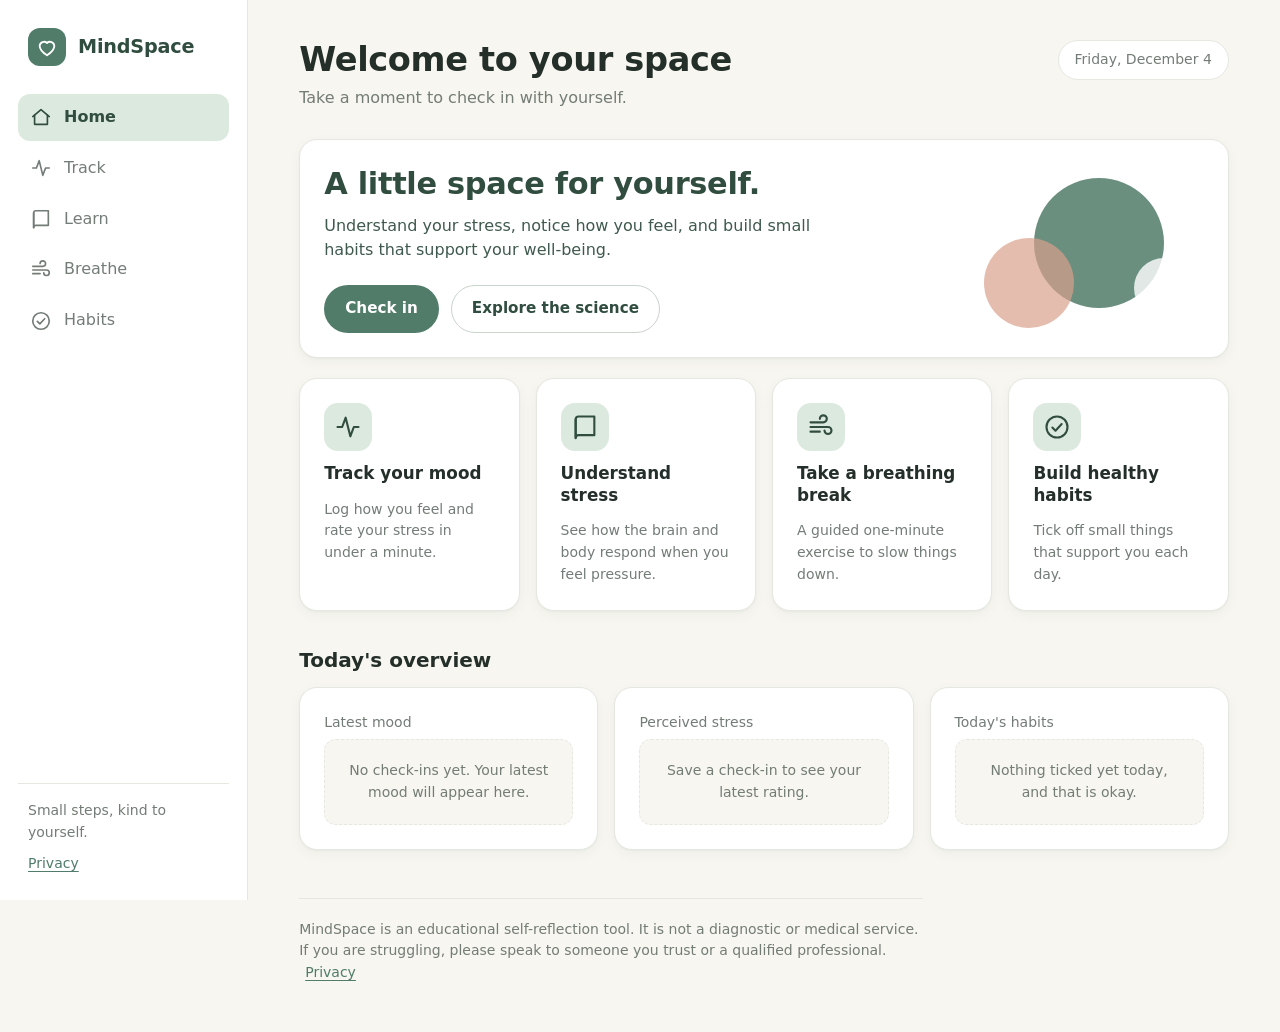
<file: index.html>
<!DOCTYPE html>
<html lang="en">
<head>
  <meta charset="UTF-8">
  <meta name="viewport" content="width=device-width, initial-scale=1">
  <title>MindSpace – Student well-being</title>
  <meta name="description" content="MindSpace: an educational self-reflection tool for understanding stress and building small habits.">
  <!-- ROOT CAUSE CHECK: this path must match the real file name exactly (style.css, same folder as index.html) -->
  <link rel="icon" href="data:image/svg+xml,%3Csvg xmlns='http://www.w3.org/2000/svg' viewBox='0 0 24 24'%3E%3Crect width='24' height='24' rx='6' fill='%23507C69'/%3E%3Ccircle cx='12' cy='12' r='5' fill='%23DCE9DF'/%3E%3C/svg%3E">
  <link rel="stylesheet" href="style.css">
</head>
<body>
  <a class="skip-link" href="#main">Skip to content</a>

  <div class="app">
    <!-- ============ DESKTOP SIDEBAR ============ -->
    <aside class="sidebar" aria-label="Primary">
      <div class="brand">
        <span class="brand-mark" aria-hidden="true">
          <svg viewBox="0 0 24 24" width="22" height="22" fill="none" stroke="currentColor" stroke-width="2" stroke-linecap="round" stroke-linejoin="round"><path d="M12 21c-4.5-3-8-6.2-8-10.2A4.8 4.8 0 0 1 12 7.6a4.8 4.8 0 0 1 8 3.2C20 14.800 16.500 18 12 21Z"/></svg>
        </span>
        <span class="brand-name">MindSpace</span>
      </div>

      <nav class="nav" aria-label="Sections">
        <button class="nav-item" data-nav="home" type="button">
          <svg class="icon" viewBox="0 0 24 24" aria-hidden="true"><path d="M3 11.500 12 4l9 7.500"/><path d="M5 10v10h14V10"/></svg>
          <span>Home</span>
        </button>
        <button class="nav-item" data-nav="track" type="button">
          <svg class="icon" viewBox="0 0 24 24" aria-hidden="true"><path d="M3 12h4l3-8 4 16 3-8h4"/></svg>
          <span>Track</span>
        </button>
        <button class="nav-item" data-nav="learn" type="button">
          <svg class="icon" viewBox="0 0 24 24" aria-hidden="true"><path d="M4 5.500A2.500 2.500 0 0 1 6.500 3H20v16H6.500A2.500 2.500 0 0 0 4 21.500Z"/><path d="M4 5.500v16"/></svg>
          <span>Learn</span>
        </button>
        <button class="nav-item" data-nav="breathe" type="button">
          <svg class="icon" viewBox="0 0 24 24" aria-hidden="true"><path d="M3 8h11a3 3 0 1 0-3-3"/><path d="M3 12h15a3 3 0 1 1-3 3"/><path d="M3 16h8"/></svg>
          <span>Breathe</span>
        </button>
        <button class="nav-item" data-nav="habits" type="button">
          <svg class="icon" viewBox="0 0 24 24" aria-hidden="true"><circle cx="12" cy="12" r="9"/><path d="m8 12.500 2.700 2.700L16 9.500"/></svg>
          <span>Habits</span>
        </button>
      </nav>

      <div class="sidebar-foot">
        <p class="tagline">Small steps, kind to yourself.</p>
        <button class="link-btn" type="button" data-open-privacy>Privacy</button>
      </div>
    </aside>

    <!-- ============ MAIN ============ -->
    <main id="main" class="main" tabindex="-1">

      <!-- HOME -->
      <section class="view" id="view-home" data-view="home" aria-labelledby="h-home">
        <header class="page-head">
          <div>
            <h1 id="h-home">Welcome to your space</h1>
            <p class="muted">Take a moment to check in with yourself.</p>
          </div>
          <time class="date-pill" id="today-date"></time>
        </header>

        <div class="card welcome">
          <div class="welcome-text">
            <h2>A little space for yourself.</h2>
            <p>Understand your stress, notice how you feel, and build small habits that support your well-being.</p>
            <div class="btn-row">
              <button class="btn btn-primary" type="button" data-go="track">Check in</button>
              <button class="btn btn-secondary" type="button" data-go="learn">Explore the science</button>
            </div>
          </div>
          <div class="welcome-art" aria-hidden="true">
            <span class="orb orb-1"></span><span class="orb orb-2"></span><span class="orb orb-3"></span>
          </div>
        </div>

        <div class="grid-4">
          <button class="card feature" type="button" data-go="track">
            <span class="feature-icon"><svg class="icon icon-lg" viewBox="0 0 24 24" aria-hidden="true"><path d="M3 12h4l3-8 4 16 3-8h4"/></svg></span>
            <h3>Track your mood</h3>
            <p>Log how you feel and rate your stress in under a minute.</p>
          </button>
          <button class="card feature" type="button" data-go="learn">
            <span class="feature-icon"><svg class="icon icon-lg" viewBox="0 0 24 24" aria-hidden="true"><path d="M4 5.500A2.500 2.500 0 0 1 6.500 3H20v16H6.500A2.500 2.500 0 0 0 4 21.500Z"/><path d="M4 5.500v16"/></svg></span>
            <h3>Understand stress</h3>
            <p>See how the brain and body respond when you feel pressure.</p>
          </button>
          <button class="card feature" type="button" data-go="breathe">
            <span class="feature-icon"><svg class="icon icon-lg" viewBox="0 0 24 24" aria-hidden="true"><path d="M3 8h11a3 3 0 1 0-3-3"/><path d="M3 12h15a3 3 0 1 1-3 3"/><path d="M3 16h8"/></svg></span>
            <h3>Take a breathing break</h3>
            <p>A guided one-minute exercise to slow things down.</p>
          </button>
          <button class="card feature" type="button" data-go="habits">
            <span class="feature-icon"><svg class="icon icon-lg" viewBox="0 0 24 24" aria-hidden="true"><circle cx="12" cy="12" r="9"/><path d="m8 12.500 2.700 2.700L16 9.500"/></svg></span>
            <h3>Build healthy habits</h3>
            <p>Tick off small things that support you each day.</p>
          </button>
        </div>

        <h2 class="section-title">Today's overview</h2>
        <div class="grid-3" id="overview"></div>
      </section>

      <!-- TRACK -->
      <section class="view" id="view-track" data-view="track" aria-labelledby="h-track" hidden>
        <header class="page-head">
          <div>
            <h1 id="h-track">Track</h1>
            <p class="muted">Notice how you feel. Entries stay on this device.</p>
          </div>
        </header>

        <div class="grid-2 align-start">
          <form class="card form" id="checkin-form" novalidate>
            <h2 id="form-title">New check-in</h2>

            <fieldset class="mood-set">
              <legend>How are you feeling?</legend>
              <div class="mood-grid">
                <label class="mood"><input type="radio" name="mood" value="Calm"><span><i aria-hidden="true">🌿</i>Calm</span></label>
                <label class="mood"><input type="radio" name="mood" value="Okay"><span><i aria-hidden="true">🙂</i>Okay</span></label>
                <label class="mood"><input type="radio" name="mood" value="Worried"><span><i aria-hidden="true">😟</i>Worried</span></label>
                <label class="mood"><input type="radio" name="mood" value="Low"><span><i aria-hidden="true">🌧️</i>Low</span></label>
                <label class="mood"><input type="radio" name="mood" value="Positive"><span><i aria-hidden="true">☀️</i>Positive</span></label>
              </div>
            </fieldset>

            <div class="field">
              <label for="stress">Stress level: <output id="stress-out">5</output> / 10</label>
              <input type="range" id="stress" min="1" max="10" step="1" value="5">
              <div class="range-scale" aria-hidden="true"><span>1 · low</span><span>10 · high</span></div>
            </div>

            <div class="field">
              <label for="note">Journal note <span class="muted">(optional)</span></label>
              <textarea id="note" rows="4" maxlength="600" placeholder="Anything on your mind?"></textarea>
            </div>

            <p class="form-msg" id="form-msg" role="status" aria-live="polite"></p>
            <div class="btn-row">
              <button class="btn btn-primary" type="submit" id="save-btn">Save check-in</button>
              <button class="btn btn-secondary" type="button" id="cancel-edit" hidden>Cancel edit</button>
            </div>
          </form>

          <div class="card">
            <div class="card-head">
              <h2>History</h2>
              <div class="head-actions">
                <button class="btn btn-ghost" type="button" id="export-btn">Export</button>
                <button class="btn btn-ghost" type="button" id="clear-all">Clear all</button>
              </div>
            </div>
            <div id="history"></div>
          </div>
        </div>

        <div class="section-head">
          <h2 class="section-title">Insights</h2>
          <label class="range-label">Period
            <select id="range">
              <option value="7">Last 7 days</option>
              <option value="30">Last 30 days</option>
              <option value="all">All time</option>
            </select>
          </label>
        </div>
        <div class="card" id="insights"></div>
      </section>

      <!-- LEARN -->
      <section class="view" id="view-learn" data-view="learn" aria-labelledby="h-learn" hidden>
        <header class="page-head">
          <div>
            <h1 id="h-learn">Learn</h1>
            <p class="muted">How your brain and body respond to stress. Educational only.</p>
          </div>
        </header>

        <div class="grid-3">
          <article class="card">
            <span class="tag tag-sage">Amygdala</span>
            <h3>The alarm system</h3>
            <p>Scans for possible threats and can trigger a fast stress response, sometimes before you have consciously thought about it.</p>
          </article>
          <article class="card">
            <span class="tag tag-sage">Hippocampus</span>
            <h3>The memory hub</h3>
            <p>Helps form memories and puts experiences in context. It also helps the brain judge whether a situation is actually safe.</p>
          </article>
          <article class="card">
            <span class="tag tag-sage">Prefrontal cortex</span>
            <h3>The thinking centre</h3>
            <p>Supports planning, focus and decision-making, and helps regulate emotional reactions from deeper brain areas.</p>
          </article>
        </div>

        <h2 class="section-title">The HPA axis</h2>
        <div class="card">
          <p class="muted">A simplified view of the body's main stress pathway.</p>
          <ol class="flow" aria-label="HPA axis flow">
            <li><strong>Hypothalamus</strong><span>Detects a stressor and releases CRH</span></li>
            <li class="flow-arrow" aria-hidden="true">→</li>
            <li><strong>Pituitary gland</strong><span>Releases ACTH into the blood</span></li>
            <li class="flow-arrow" aria-hidden="true">→</li>
            <li><strong>Adrenal glands</strong><span>Release cortisol</span></li>
          </ol>
          <p class="small muted">Cortisol also feeds back to the brain, helping switch the response off once the pressure passes.</p>
        </div>

        <h2 class="section-title">Body responses</h2>
        <div class="grid-3">
          <article class="card">
            <h3>Sympathetic nervous system</h3>
            <p>The "fight-or-flight" branch. It raises heart rate and breathing to prepare you to act.</p>
          </article>
          <article class="card">
            <h3>Adrenaline and noradrenaline</h3>
            <p>Released within seconds. They increase heart rate and alertness, which is why your heart can pound and your hands can feel shaky.</p>
          </article>
          <article class="card">
            <h3>Cortisol</h3>
            <p>Released more slowly via the HPA axis. It helps the body mobilise energy, and its levels normally settle once the pressure passes.</p>
          </article>
        </div>

        <h2 class="section-title">Short-term and prolonged stress</h2>
        <div class="grid-2">
          <article class="card">
            <span class="tag tag-sage">Short-term</span>
            <h3>A normal, helpful response</h3>
            <p>A short burst of stress can sharpen attention and help you act, for example before an exam or a presentation. It usually settles once the situation is over.</p>
          </article>
          <article class="card">
            <span class="tag tag-sage">Prolonged</span>
            <h3>When there is little time to recover</h3>
            <p>When pressure stays high for a long time without enough recovery, many people notice things like poor sleep, tension or low mood. How strongly this happens differs from person to person.</p>
          </article>
        </div>

        <h2 class="section-title">Recovery</h2>
        <div class="grid-3">
          <article class="card">
            <h3>Sleep</h3>
            <p>Regular sleep supports memory, concentration and emotional balance.</p>
          </article>
          <article class="card">
            <h3>Movement</h3>
            <p>Gentle movement, such as a short walk, helps many people feel calmer.</p>
          </article>
          <article class="card">
            <h3>Social support</h3>
            <p>Talking with people you trust can make pressure feel more manageable.</p>
          </article>
        </div>

        <div class="card note-card">
          <p class="small">This page is general education. MindSpace cannot measure what is happening in your brain or body, and it cannot diagnose anything. Your ratings in Track are your own perceptions, and they are meant to help you notice patterns, not to label you.</p>
        </div>

        <h2 class="section-title">Knowledge check</h2>
        <div class="card" id="quiz"></div>

        <h2 class="section-title">Further reading</h2>
        <div class="card">
          <ul class="links">
            <li><a href="https://www.nimh.nih.gov/health/publications/so-stressed-out-fact-sheet" target="_blank" rel="noopener noreferrer">NIMH – I'm So Stressed Out! Fact Sheet</a></li>
            <li><a href="https://www.apa.org/topics/stress" target="_blank" rel="noopener noreferrer">American Psychological Association – Stress</a></li>
            <li><a href="https://www.who.int/news-room/questions-and-answers/item/stress" target="_blank" rel="noopener noreferrer">World Health Organization – Stress Q&amp;A</a></li>
          </ul>
          <p class="small muted">Links open external sites in a new tab. They are provided for further reading only.</p>
        </div>
      </section>

      <!-- BREATHE -->
      <section class="view" id="view-breathe" data-view="breathe" aria-labelledby="h-breathe" hidden>
        <header class="page-head">
          <div>
            <h1 id="h-breathe">Breathe</h1>
            <p class="muted">A one-minute guided breathing break.</p>
          </div>
        </header>

        <div class="card breathe-card">
          <div class="breath-stage" aria-hidden="true">
            <div class="breath-circle" id="breath-circle"></div>
            <div class="breath-text" id="breath-text">Ready</div>
          </div>
          <p class="breath-timer" id="breath-timer" role="timer" aria-live="off">1:00</p>
          <p class="sr-only" id="breath-live" aria-live="polite"></p>
          <div class="btn-row center">
            <button class="btn btn-primary" type="button" id="breath-start">Start</button>
            <button class="btn btn-secondary" type="button" id="breath-pause" disabled>Pause</button>
            <button class="btn btn-secondary" type="button" id="breath-stop" disabled>Stop</button>
            <button class="btn btn-ghost" type="button" id="breath-restart">Restart</button>
          </div>
          <p class="small muted center-text">Inhale for 4 seconds, exhale for 6, at a comfortable pace. Never hold your breath. Stop at any time if you feel uncomfortable.</p>
        </div>
      </section>

      <!-- HABITS -->
      <section class="view" id="view-habits" data-view="habits" aria-labelledby="h-habits" hidden>
        <header class="page-head">
          <div>
            <h1 id="h-habits">Habits</h1>
            <p class="muted">Optional, gentle and just for today.</p>
          </div>
          <time class="date-pill" id="habit-date"></time>
        </header>

        <div class="card">
          <div class="progress-row">
            <strong id="habit-count">0 of 5 done</strong>
            <div class="progress" role="progressbar" aria-label="Habits completed today" aria-valuemin="0" aria-valuemax="5" aria-valuenow="0" id="habit-bar"><span id="habit-fill"></span></div>
          </div>
          <ul class="habit-list" id="habit-list"></ul>
          <p class="small muted">Any number is fine. Tomorrow starts fresh.</p>
        </div>
      </section>

      <footer class="foot-note">
        MindSpace is an educational self-reflection tool. It is not a diagnostic or medical service. If you are struggling, please speak to someone you trust or a qualified professional.
        <button class="link-btn" type="button" data-open-privacy>Privacy</button>
      </footer>
    </main>
  </div>

  <!-- ============ MOBILE BOTTOM NAV ============ -->
  <nav class="bottom-nav" aria-label="Sections (mobile)">
    <button class="bn-item" data-nav="home" type="button"><svg class="icon" viewBox="0 0 24 24" aria-hidden="true"><path d="M3 11.500 12 4l9 7.500"/><path d="M5 10v10h14V10"/></svg><span>Home</span></button>
    <button class="bn-item" data-nav="track" type="button"><svg class="icon" viewBox="0 0 24 24" aria-hidden="true"><path d="M3 12h4l3-8 4 16 3-8h4"/></svg><span>Track</span></button>
    <button class="bn-item" data-nav="learn" type="button"><svg class="icon" viewBox="0 0 24 24" aria-hidden="true"><path d="M4 5.500A2.500 2.500 0 0 1 6.500 3H20v16H6.500A2.500 2.500 0 0 0 4 21.500Z"/><path d="M4 5.500v16"/></svg><span>Learn</span></button>
    <button class="bn-item" data-nav="breathe" type="button"><svg class="icon" viewBox="0 0 24 24" aria-hidden="true"><path d="M3 8h11a3 3 0 1 0-3-3"/><path d="M3 12h15a3 3 0 1 1-3 3"/><path d="M3 16h8"/></svg><span>Breathe</span></button>
    <button class="bn-item" data-nav="habits" type="button"><svg class="icon" viewBox="0 0 24 24" aria-hidden="true"><circle cx="12" cy="12" r="9"/><path d="m8 12.500 2.700 2.700L16 9.500"/></svg><span>Habits</span></button>
  </nav>

  <!-- Privacy + confirm dialogs -->
  <dialog id="privacy-dialog" aria-labelledby="privacy-title">
    <h2 id="privacy-title">Privacy</h2>
    <p>Your check-ins, notes and habits are saved only in this browser on this device. Nothing is sent to a server, there are no accounts, and no analytics or trackers are used.</p>
    <p>This also means: data does not sync to your other devices, it is not encrypted, other people who use this same browser profile could see it, and clearing your browser data will delete it. Use Export on the Track page to keep a copy.</p>
    <div class="btn-row"><button class="btn btn-primary" type="button" data-close-dialog>Close</button></div>
  </dialog>

  <dialog id="confirm-dialog" aria-labelledby="confirm-title">
    <h2 id="confirm-title">Clear all history?</h2>
    <p>This permanently deletes every saved check-in on this device.</p>
    <div class="btn-row">
      <button class="btn btn-danger" type="button" id="confirm-yes">Yes, clear all</button>
      <button class="btn btn-secondary" type="button" data-close-dialog>Cancel</button>
    </div>
  </dialog>

  <div id="toast" class="toast" role="status" aria-live="polite"></div>

  <script src="script.js"></script>
</body>
</html>
</file>
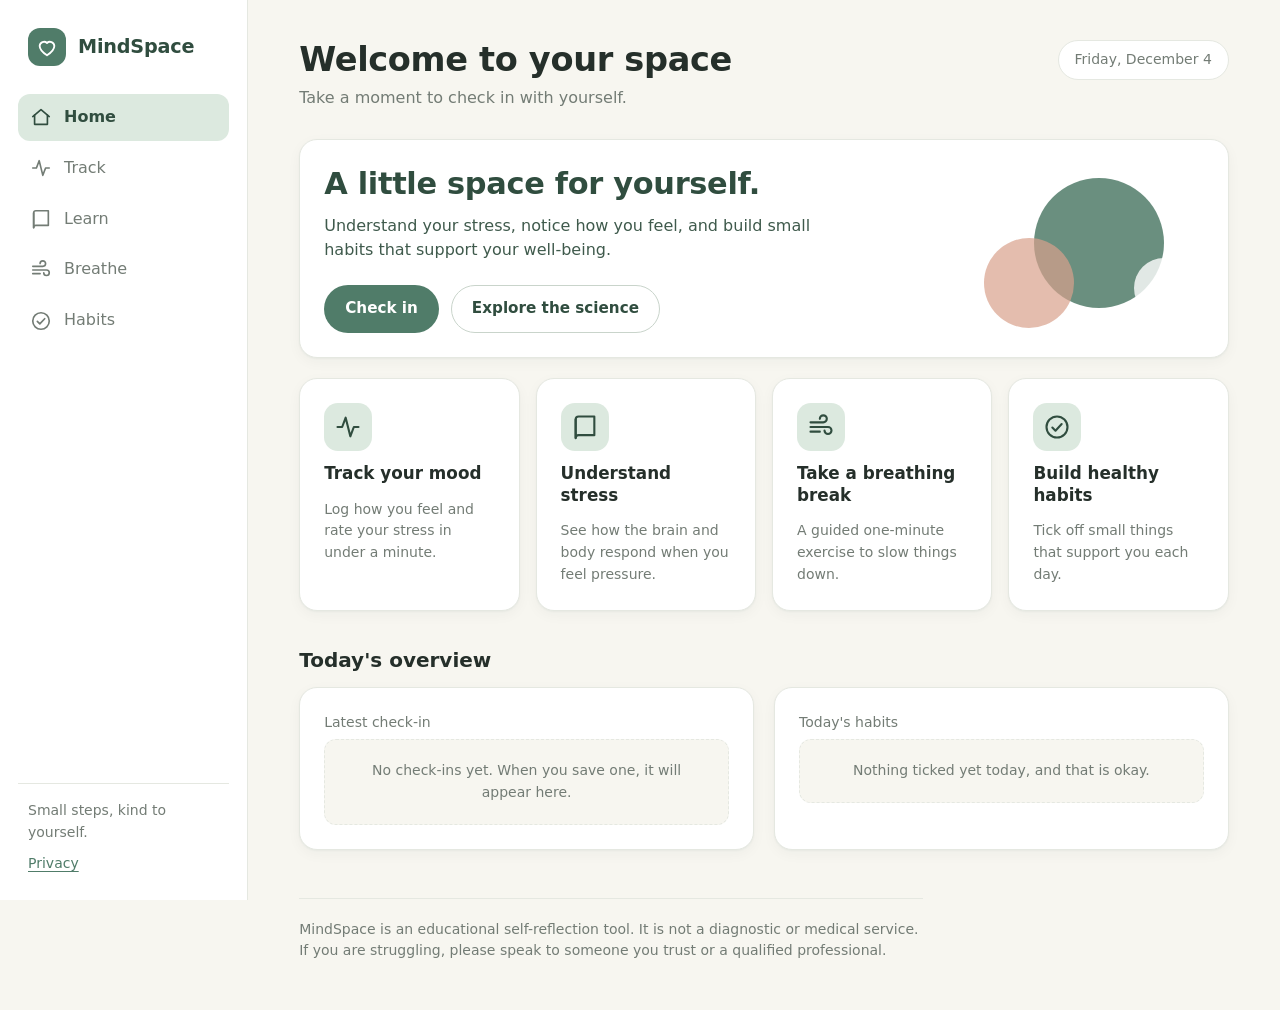
<file: mindspace/index.html>
<!DOCTYPE html>
<html lang="en">
<head>
  <meta charset="UTF-8">
  <meta name="viewport" content="width=device-width, initial-scale=1">
  <title>MindSpace – Student well-being</title>
  <meta name="description" content="MindSpace: an educational self-reflection tool for understanding stress and building small habits.">
  <!-- ROOT CAUSE CHECK: this path must match the real file name exactly (style.css, same folder as index.html) -->
  <link rel="stylesheet" href="style.css">
</head>
<body>
  <a class="skip-link" href="#main">Skip to content</a>

  <div class="app">
    <!-- ============ DESKTOP SIDEBAR ============ -->
    <aside class="sidebar" aria-label="Primary">
      <div class="brand">
        <span class="brand-mark" aria-hidden="true">
          <svg viewBox="0 0 24 24" width="22" height="22" fill="none" stroke="currentColor" stroke-width="2" stroke-linecap="round" stroke-linejoin="round"><path d="M12 21c-4.5-3-8-6.2-8-10.2A4.8 4.8 0 0 1 12 7.6a4.8 4.8 0 0 1 8 3.2C20 14.800 16.500 18 12 21Z"/></svg>
        </span>
        <span class="brand-name">MindSpace</span>
      </div>

      <nav class="nav" aria-label="Sections">
        <button class="nav-item" data-nav="home" type="button">
          <svg class="icon" viewBox="0 0 24 24" aria-hidden="true"><path d="M3 11.500 12 4l9 7.500"/><path d="M5 10v10h14V10"/></svg>
          <span>Home</span>
        </button>
        <button class="nav-item" data-nav="track" type="button">
          <svg class="icon" viewBox="0 0 24 24" aria-hidden="true"><path d="M3 12h4l3-8 4 16 3-8h4"/></svg>
          <span>Track</span>
        </button>
        <button class="nav-item" data-nav="learn" type="button">
          <svg class="icon" viewBox="0 0 24 24" aria-hidden="true"><path d="M4 5.500A2.500 2.500 0 0 1 6.500 3H20v16H6.500A2.500 2.500 0 0 0 4 21.500Z"/><path d="M4 5.500v16"/></svg>
          <span>Learn</span>
        </button>
        <button class="nav-item" data-nav="breathe" type="button">
          <svg class="icon" viewBox="0 0 24 24" aria-hidden="true"><path d="M3 8h11a3 3 0 1 0-3-3"/><path d="M3 12h15a3 3 0 1 1-3 3"/><path d="M3 16h8"/></svg>
          <span>Breathe</span>
        </button>
        <button class="nav-item" data-nav="habits" type="button">
          <svg class="icon" viewBox="0 0 24 24" aria-hidden="true"><circle cx="12" cy="12" r="9"/><path d="m8 12.500 2.700 2.700L16 9.500"/></svg>
          <span>Habits</span>
        </button>
      </nav>

      <div class="sidebar-foot">
        <p class="tagline">Small steps, kind to yourself.</p>
        <button class="link-btn" type="button" data-open-privacy>Privacy</button>
      </div>
    </aside>

    <!-- ============ MAIN ============ -->
    <main id="main" class="main" tabindex="-1">

      <!-- HOME -->
      <section class="view" id="view-home" data-view="home" aria-labelledby="h-home">
        <header class="page-head">
          <div>
            <h1 id="h-home">Welcome to your space</h1>
            <p class="muted">Take a moment to check in with yourself.</p>
          </div>
          <time class="date-pill" id="today-date"></time>
        </header>

        <div class="card welcome">
          <div class="welcome-text">
            <h2>A little space for yourself.</h2>
            <p>Understand your stress, notice how you feel, and build small habits that support your well-being.</p>
            <div class="btn-row">
              <button class="btn btn-primary" type="button" data-go="track">Check in</button>
              <button class="btn btn-secondary" type="button" data-go="learn">Explore the science</button>
            </div>
          </div>
          <div class="welcome-art" aria-hidden="true">
            <span class="orb orb-1"></span><span class="orb orb-2"></span><span class="orb orb-3"></span>
          </div>
        </div>

        <div class="grid-4">
          <button class="card feature" type="button" data-go="track">
            <span class="feature-icon"><svg class="icon icon-lg" viewBox="0 0 24 24" aria-hidden="true"><path d="M3 12h4l3-8 4 16 3-8h4"/></svg></span>
            <h3>Track your mood</h3>
            <p>Log how you feel and rate your stress in under a minute.</p>
          </button>
          <button class="card feature" type="button" data-go="learn">
            <span class="feature-icon"><svg class="icon icon-lg" viewBox="0 0 24 24" aria-hidden="true"><path d="M4 5.500A2.500 2.500 0 0 1 6.500 3H20v16H6.500A2.500 2.500 0 0 0 4 21.500Z"/><path d="M4 5.500v16"/></svg></span>
            <h3>Understand stress</h3>
            <p>See how the brain and body respond when you feel pressure.</p>
          </button>
          <button class="card feature" type="button" data-go="breathe">
            <span class="feature-icon"><svg class="icon icon-lg" viewBox="0 0 24 24" aria-hidden="true"><path d="M3 8h11a3 3 0 1 0-3-3"/><path d="M3 12h15a3 3 0 1 1-3 3"/><path d="M3 16h8"/></svg></span>
            <h3>Take a breathing break</h3>
            <p>A guided one-minute exercise to slow things down.</p>
          </button>
          <button class="card feature" type="button" data-go="habits">
            <span class="feature-icon"><svg class="icon icon-lg" viewBox="0 0 24 24" aria-hidden="true"><circle cx="12" cy="12" r="9"/><path d="m8 12.500 2.700 2.700L16 9.500"/></svg></span>
            <h3>Build healthy habits</h3>
            <p>Tick off small things that support you each day.</p>
          </button>
        </div>

        <h2 class="section-title">Today's overview</h2>
        <div class="grid-2" id="overview"></div>
      </section>

      <!-- TRACK -->
      <section class="view" id="view-track" data-view="track" aria-labelledby="h-track" hidden>
        <header class="page-head">
          <div>
            <h1 id="h-track">Track</h1>
            <p class="muted">Notice how you feel. Entries stay on this device.</p>
          </div>
        </header>

        <div class="grid-2 align-start">
          <form class="card form" id="checkin-form" novalidate>
            <h2>New check-in</h2>

            <fieldset class="mood-set">
              <legend>How are you feeling?</legend>
              <div class="mood-grid">
                <label class="mood"><input type="radio" name="mood" value="Calm"><span><i aria-hidden="true">🌿</i>Calm</span></label>
                <label class="mood"><input type="radio" name="mood" value="Okay"><span><i aria-hidden="true">🙂</i>Okay</span></label>
                <label class="mood"><input type="radio" name="mood" value="Worried"><span><i aria-hidden="true">😟</i>Worried</span></label>
                <label class="mood"><input type="radio" name="mood" value="Low"><span><i aria-hidden="true">🌧️</i>Low</span></label>
                <label class="mood"><input type="radio" name="mood" value="Positive"><span><i aria-hidden="true">☀️</i>Positive</span></label>
              </div>
            </fieldset>

            <div class="field">
              <label for="stress">Stress level: <output id="stress-out">5</output> / 10</label>
              <input type="range" id="stress" min="1" max="10" step="1" value="5">
              <div class="range-scale" aria-hidden="true"><span>1 · low</span><span>10 · high</span></div>
            </div>

            <div class="field">
              <label for="note">Journal note <span class="muted">(optional)</span></label>
              <textarea id="note" rows="4" maxlength="600" placeholder="Anything on your mind?"></textarea>
            </div>

            <p class="form-msg" id="form-msg" role="status" aria-live="polite"></p>
            <button class="btn btn-primary" type="submit">Save check-in</button>
          </form>

          <div class="card">
            <div class="card-head">
              <h2>History</h2>
              <button class="btn btn-ghost" type="button" id="clear-all">Clear all</button>
            </div>
            <div id="history"></div>
          </div>
        </div>

        <h2 class="section-title">Insights</h2>
        <div class="card" id="insights"></div>
      </section>

      <!-- LEARN -->
      <section class="view" id="view-learn" data-view="learn" aria-labelledby="h-learn" hidden>
        <header class="page-head">
          <div>
            <h1 id="h-learn">Learn</h1>
            <p class="muted">How your brain and body respond to stress. Educational only.</p>
          </div>
        </header>

        <div class="grid-3">
          <article class="card">
            <span class="tag tag-sage">Amygdala</span>
            <h3>The alarm system</h3>
            <p>Scans for possible threats and can trigger a fast stress response, sometimes before you have consciously thought about it.</p>
          </article>
          <article class="card">
            <span class="tag tag-sage">Hippocampus</span>
            <h3>The memory hub</h3>
            <p>Helps form memories and puts experiences in context. It also helps the brain judge whether a situation is actually safe.</p>
          </article>
          <article class="card">
            <span class="tag tag-sage">Prefrontal cortex</span>
            <h3>The thinking centre</h3>
            <p>Supports planning, focus and decision-making, and helps regulate emotional reactions from deeper brain areas.</p>
          </article>
        </div>

        <h2 class="section-title">The HPA axis</h2>
        <div class="card">
          <p class="muted">A simplified view of the body's main stress pathway.</p>
          <ol class="flow" aria-label="HPA axis flow">
            <li><strong>Hypothalamus</strong><span>Detects a stressor and releases CRH</span></li>
            <li class="flow-arrow" aria-hidden="true">→</li>
            <li><strong>Pituitary gland</strong><span>Releases ACTH into the blood</span></li>
            <li class="flow-arrow" aria-hidden="true">→</li>
            <li><strong>Adrenal glands</strong><span>Release cortisol</span></li>
          </ol>
          <p class="small muted">Cortisol also feeds back to the brain, helping switch the response off once the pressure passes.</p>
        </div>

        <h2 class="section-title">Body responses</h2>
        <div class="grid-3">
          <article class="card">
            <h3>Sympathetic nervous system</h3>
            <p>The "fight-or-flight" branch. It raises heart rate and breathing to prepare you to act.</p>
          </article>
          <article class="card">
            <h3>Adrenaline</h3>
            <p>Released quickly. It brings fast changes such as a pounding heart, alertness and sweaty palms.</p>
          </article>
          <article class="card">
            <h3>Cortisol</h3>
            <p>Released more slowly. It helps mobilise energy and, over a long period of high stress, can affect sleep and mood.</p>
          </article>
        </div>

        <h2 class="section-title">Knowledge check</h2>
        <div class="card" id="quiz"></div>

        <h2 class="section-title">Further reading</h2>
        <div class="card">
          <ul class="links">
            <li><a href="https://www.nimh.nih.gov/health/publications/stress" target="_blank" rel="noopener noreferrer">NIMH – I'm So Stressed Out! Fact Sheet</a></li>
            <li><a href="https://www.apa.org/topics/stress" target="_blank" rel="noopener noreferrer">American Psychological Association – Stress</a></li>
            <li><a href="https://www.who.int/news-room/questions-and-answers/item/stress" target="_blank" rel="noopener noreferrer">World Health Organization – Stress Q&amp;A</a></li>
          </ul>
          <p class="small muted">Links open external sites. Please check they are still current.</p>
        </div>
      </section>

      <!-- BREATHE -->
      <section class="view" id="view-breathe" data-view="breathe" aria-labelledby="h-breathe" hidden>
        <header class="page-head">
          <div>
            <h1 id="h-breathe">Breathe</h1>
            <p class="muted">A one-minute guided breathing break.</p>
          </div>
        </header>

        <div class="card breathe-card">
          <div class="breath-stage" aria-hidden="true">
            <div class="breath-circle" id="breath-circle"></div>
            <div class="breath-text" id="breath-text">Ready</div>
          </div>
          <p class="breath-timer" id="breath-timer" role="timer" aria-live="off">1:00</p>
          <p class="sr-only" id="breath-live" aria-live="polite"></p>
          <div class="btn-row center">
            <button class="btn btn-primary" type="button" id="breath-start">Start</button>
            <button class="btn btn-secondary" type="button" id="breath-stop" disabled>Stop</button>
            <button class="btn btn-ghost" type="button" id="breath-restart">Restart</button>
          </div>
          <p class="small muted center-text">Inhale for 4 seconds, exhale for 6. Stop any time if you feel uncomfortable.</p>
        </div>
      </section>

      <!-- HABITS -->
      <section class="view" id="view-habits" data-view="habits" aria-labelledby="h-habits" hidden>
        <header class="page-head">
          <div>
            <h1 id="h-habits">Habits</h1>
            <p class="muted">Optional, gentle and just for today.</p>
          </div>
          <time class="date-pill" id="habit-date"></time>
        </header>

        <div class="card">
          <div class="progress-row">
            <strong id="habit-count">0 of 5 done</strong>
            <div class="progress" role="progressbar" aria-label="Habits completed today" aria-valuemin="0" aria-valuemax="5" aria-valuenow="0" id="habit-bar"><span id="habit-fill"></span></div>
          </div>
          <ul class="habit-list" id="habit-list"></ul>
          <p class="small muted">Any number is fine. Tomorrow starts fresh.</p>
        </div>
      </section>

      <footer class="foot-note">
        MindSpace is an educational self-reflection tool. It is not a diagnostic or medical service. If you are struggling, please speak to someone you trust or a qualified professional.
      </footer>
    </main>
  </div>

  <!-- ============ MOBILE BOTTOM NAV ============ -->
  <nav class="bottom-nav" aria-label="Sections (mobile)">
    <button class="bn-item" data-nav="home" type="button"><svg class="icon" viewBox="0 0 24 24" aria-hidden="true"><path d="M3 11.500 12 4l9 7.500"/><path d="M5 10v10h14V10"/></svg><span>Home</span></button>
    <button class="bn-item" data-nav="track" type="button"><svg class="icon" viewBox="0 0 24 24" aria-hidden="true"><path d="M3 12h4l3-8 4 16 3-8h4"/></svg><span>Track</span></button>
    <button class="bn-item" data-nav="learn" type="button"><svg class="icon" viewBox="0 0 24 24" aria-hidden="true"><path d="M4 5.500A2.500 2.500 0 0 1 6.500 3H20v16H6.500A2.500 2.500 0 0 0 4 21.500Z"/><path d="M4 5.500v16"/></svg><span>Learn</span></button>
    <button class="bn-item" data-nav="breathe" type="button"><svg class="icon" viewBox="0 0 24 24" aria-hidden="true"><path d="M3 8h11a3 3 0 1 0-3-3"/><path d="M3 12h15a3 3 0 1 1-3 3"/><path d="M3 16h8"/></svg><span>Breathe</span></button>
    <button class="bn-item" data-nav="habits" type="button"><svg class="icon" viewBox="0 0 24 24" aria-hidden="true"><circle cx="12" cy="12" r="9"/><path d="m8 12.500 2.700 2.700L16 9.500"/></svg><span>Habits</span></button>
  </nav>

  <!-- Privacy + confirm dialogs -->
  <dialog id="privacy-dialog" aria-labelledby="privacy-title">
    <h2 id="privacy-title">Privacy</h2>
    <p>Everything you enter stays in this browser on this device (localStorage). Nothing is sent to a server, and no account is needed. Clearing your browser data will remove it.</p>
    <div class="btn-row"><button class="btn btn-primary" type="button" data-close-dialog>Close</button></div>
  </dialog>

  <dialog id="confirm-dialog" aria-labelledby="confirm-title">
    <h2 id="confirm-title">Clear all history?</h2>
    <p>This permanently deletes every saved check-in on this device.</p>
    <div class="btn-row">
      <button class="btn btn-danger" type="button" id="confirm-yes">Yes, clear all</button>
      <button class="btn btn-secondary" type="button" data-close-dialog>Cancel</button>
    </div>
  </dialog>

  <script src="script.js"></script>
</body>
</html>
</file>
<file: style.css>
/* =========================================================
   MindSpace – style.css
   Sections: 1 Tokens · 2 Base · 3 Shell · 4 Sidebar/Nav ·
   5 Dashboard · 6 Cards/Buttons · 7 Forms · 8 Tracker ·
   9 Biology · 10 Breathing · 11 Habits · 12 Responsive ·
   13 Accessibility
   ========================================================= */

/* 1. DESIGN TOKENS ---------------------------------------- */
:root {
  --bg: #F7F6F0;
  --card: #FFFFFF;
  --sage: #DCE9DF;
  --green: #507C69;
  --green-deep: #304D3F;
  --text: #252F2A;
  --text-2: #737C75;
  --border: #E5E8E1;
  --coral: #D9A18C;
  --danger: #A8574A;

  --radius: 18px;
  --radius-sm: 12px;
  --shadow: 0 1px 2px rgba(37, 47, 42, .04), 0 4px 14px rgba(37, 47, 42, .04);
  --sidebar-w: 248px;
  --font: "Inter", system-ui, -apple-system, "Segoe UI", Roboto, "Helvetica Neue", Arial, sans-serif;

  --fs-h1: clamp(1.6rem, 1.2rem + 1.4vw, 2.1rem);
  --fs-h2: 1.25rem;
  --fs-h3: 1.05rem;
  --fs-body: 1rem;
  --fs-small: .875rem;
}

/* 2. BASE ------------------------------------------------- */
*, *::before, *::after { box-sizing: border-box; }
html { -webkit-text-size-adjust: 100%; }
body {
  margin: 0;
  background: var(--bg);
  color: var(--text);
  font-family: var(--font);
  font-size: var(--fs-body);
  line-height: 1.55;
  overflow-x: hidden;
}
h1, h2, h3, p, ul, ol { margin: 0; }
h1 { font-size: var(--fs-h1); line-height: 1.2; letter-spacing: -.01em; font-weight: 650; }
h2 { font-size: var(--fs-h2); line-height: 1.3; font-weight: 600; }
h3 { font-size: var(--fs-h3); line-height: 1.3; font-weight: 600; }
p { color: var(--text); }
.muted { color: var(--text-2); }
.small { font-size: var(--fs-small); }
.center-text { text-align: center; }
a { color: var(--green); text-underline-offset: 3px; }
a:hover { color: var(--green-deep); }
button, input, textarea { font: inherit; color: inherit; }
button { cursor: pointer; }
[hidden] { display: none !important; }
.sr-only {
  position: absolute; width: 1px; height: 1px; padding: 0; margin: -1px;
  overflow: hidden; clip: rect(0 0 0 0); white-space: nowrap; border: 0;
}

/* Icons: explicit size so they can never balloon */
.icon {
  width: 22px; height: 22px; flex: none;
  fill: none; stroke: currentColor; stroke-width: 1.8;
  stroke-linecap: round; stroke-linejoin: round;
}
.icon-lg { width: 28px; height: 28px; }

/* 3. APP SHELL -------------------------------------------- */
.app { display: flex; min-height: 100vh; }
.main {
  flex: 1; min-width: 0;
  margin-left: var(--sidebar-w);
  padding: 40px clamp(20px, 4vw, 56px) 48px;
  max-width: calc(1120px + var(--sidebar-w));
  outline: none;
}
.view { display: block; animation: fade .25s ease; }
@keyframes fade { from { opacity: 0; transform: translateY(4px); } to { opacity: 1; transform: none; } }
.page-head {
  display: flex; align-items: flex-start; justify-content: space-between;
  gap: 16px; margin-bottom: 28px; flex-wrap: wrap;
}
.page-head .muted { margin-top: 6px; }
.date-pill {
  background: var(--card); border: 1px solid var(--border); border-radius: 999px;
  padding: 8px 16px; font-size: var(--fs-small); color: var(--text-2); white-space: nowrap;
}
.section-title { margin: 36px 0 14px; }
.foot-note {
  margin-top: 48px; padding-top: 20px; border-top: 1px solid var(--border);
  font-size: var(--fs-small); color: var(--text-2); max-width: 70ch;
}

/* 4. SIDEBAR & NAV ---------------------------------------- */
.sidebar {
  position: fixed; inset: 0 auto 0 0; width: var(--sidebar-w);
  background: var(--card); border-right: 1px solid var(--border);
  display: flex; flex-direction: column; padding: 28px 18px 24px;
  z-index: 10;
}
.brand { display: flex; align-items: center; gap: 12px; padding: 0 10px 28px; }
.brand-mark {
  width: 38px; height: 38px; border-radius: 12px; background: var(--green);
  color: #fff; display: grid; place-items: center; flex: none;
}
.brand-mark svg { width: 22px; height: 22px; }
.brand-name { font-size: 1.2rem; font-weight: 650; color: var(--green-deep); letter-spacing: -.01em; }

.nav { display: flex; flex-direction: column; gap: 4px; }
.nav-item {
  display: flex; align-items: center; gap: 12px;
  width: 100%; padding: 11px 12px; border: 0; border-radius: var(--radius-sm);
  background: transparent; color: var(--text-2); font-weight: 500; text-align: left;
  text-decoration: none; transition: background .15s, color .15s;
}
.nav-item:hover { background: var(--bg); color: var(--text); }
.nav-item.active { background: var(--sage); color: var(--green-deep); font-weight: 600; }

.sidebar-foot { margin-top: auto; padding: 16px 10px 0; border-top: 1px solid var(--border); }
.tagline { color: var(--text-2); font-size: var(--fs-small); margin-bottom: 8px; }
.link-btn {
  background: none; border: 0; padding: 0; color: var(--green);
  font-size: var(--fs-small); text-decoration: underline; text-underline-offset: 3px;
}
.link-btn:hover { color: var(--green-deep); }

/* Mobile bottom nav (hidden on desktop) */
.bottom-nav { display: none; }

/* 5. DASHBOARD GRID --------------------------------------- */
.grid-4 { display: grid; grid-template-columns: repeat(4, minmax(0, 1fr)); gap: 16px; margin-top: 20px; }
.grid-3 { display: grid; grid-template-columns: repeat(3, minmax(0, 1fr)); gap: 16px; }
.grid-2 { display: grid; grid-template-columns: repeat(2, minmax(0, 1fr)); gap: 20px; }
.align-start { align-items: start; }

.welcome {
  display: grid; grid-template-columns: minmax(0, 1.4fr) minmax(0, 1fr);
  gap: 24px; align-items: center; overflow: hidden;
  background: linear-gradient(135deg, var(--sage) 0%, #EEF4EE 100%);
  border-color: #cfdfd3; padding: 36px;
}
.welcome h2 { font-size: clamp(1.5rem, 1.2rem + 1vw, 1.9rem); color: var(--green-deep); letter-spacing: -.01em; }
.welcome p { margin: 10px 0 22px; color: #3f5a4c; max-width: 52ch; }
.welcome-art { position: relative; height: 160px; }
.orb { position: absolute; border-radius: 50%; }
.orb-1 { width: 130px; height: 130px; background: var(--green); opacity: .85; right: 40px; top: 10px; }
.orb-2 { width: 90px; height: 90px; background: var(--coral); opacity: .7; right: 130px; top: 70px; }
.orb-3 { width: 60px; height: 60px; background: #fff; opacity: .8; right: 10px; top: 90px; }

.stat-card { display: flex; flex-direction: column; gap: 6px; }
.stat-label { color: var(--text-2); font-size: var(--fs-small); }
.stat-value { font-size: 1.6rem; font-weight: 650; color: var(--green-deep); }
.empty {
  border: 1px dashed var(--border); border-radius: var(--radius-sm);
  padding: 20px; text-align: center; color: var(--text-2); font-size: var(--fs-small);
  background: var(--bg);
}

/* 6. CARDS & BUTTONS -------------------------------------- */
.card {
  background: var(--card); border: 1px solid var(--border);
  border-radius: var(--radius); padding: 24px; box-shadow: var(--shadow);
  min-width: 0;
}
.card h2, .card h3 { margin-bottom: 8px; }
.card-head { display: flex; align-items: center; justify-content: space-between; gap: 12px; margin-bottom: 12px; }
.card-head h2 { margin: 0; }

button.feature {
  text-align: left; display: flex; flex-direction: column; gap: 6px;
  cursor: pointer; transition: transform .15s, border-color .15s, box-shadow .15s;
}
button.feature:hover { transform: translateY(-2px); border-color: #cdd5c9; box-shadow: 0 6px 18px rgba(37,47,42,.07); }
button.feature p { color: var(--text-2); font-size: var(--fs-small); }
.feature-icon {
  width: 48px; height: 48px; border-radius: 14px; background: var(--sage);
  color: var(--green-deep); display: grid; place-items: center; margin-bottom: 6px;
}

.btn-row { display: flex; gap: 12px; flex-wrap: wrap; }
.btn-row.center { justify-content: center; }
.btn {
  display: inline-flex; align-items: center; justify-content: center; gap: 8px;
  padding: 11px 20px; border-radius: 999px; border: 1px solid transparent;
  font-weight: 600; font-size: .95rem; text-decoration: none;
  transition: background .15s, border-color .15s, opacity .15s;
}
.btn:disabled { opacity: .45; cursor: not-allowed; }
.btn-primary { background: var(--green); color: #fff; }
.btn-primary:hover:not(:disabled) { background: var(--green-deep); }
.btn-secondary { background: var(--card); color: var(--green-deep); border-color: #c9d4cb; }
.btn-secondary:hover:not(:disabled) { background: var(--bg); }
.btn-ghost { background: transparent; color: var(--text-2); padding: 8px 14px; }
.btn-ghost:hover:not(:disabled) { background: var(--bg); color: var(--text); }
.btn-danger { background: var(--danger); color: #fff; }
.btn-danger:hover { background: #8e463a; }

.tag {
  display: inline-block; font-size: .78rem; font-weight: 600; padding: 4px 10px;
  border-radius: 999px; margin-bottom: 10px;
}
.tag-sage { background: var(--sage); color: var(--green-deep); }

/* 7. FORM CONTROLS ---------------------------------------- */
.form h2 { margin-bottom: 16px; }
.field { margin: 22px 0; }
.field > label, .mood-set legend { display: block; font-weight: 600; margin-bottom: 10px; padding: 0; }
.mood-set { border: 0; padding: 0; margin: 0; min-width: 0; }
textarea {
  width: 100%; resize: vertical; padding: 12px 14px; background: #fff;
  border: 1px solid var(--border); border-radius: var(--radius-sm);
  font-size: .95rem;
}
textarea:focus { border-color: var(--green); }
input[type="range"] {
  -webkit-appearance: none; appearance: none; width: 100%; height: 8px;
  background: var(--sage); border-radius: 999px; outline-offset: 6px;
}
input[type="range"]::-webkit-slider-thumb {
  -webkit-appearance: none; width: 24px; height: 24px; border-radius: 50%;
  background: var(--green); border: 3px solid #fff; box-shadow: 0 1px 4px rgba(0,0,0,.25);
}
input[type="range"]::-moz-range-thumb {
  width: 20px; height: 20px; border-radius: 50%;
  background: var(--green); border: 3px solid #fff; box-shadow: 0 1px 4px rgba(0,0,0,.25);
}
.range-scale { display: flex; justify-content: space-between; font-size: .78rem; color: var(--text-2); margin-top: 8px; }
.form-msg { min-height: 1.4em; font-size: var(--fs-small); margin-bottom: 10px; color: var(--danger); }
.form-msg.ok { color: var(--green); }

.mood-grid { display: grid; grid-template-columns: repeat(5, minmax(0, 1fr)); gap: 8px; }
.mood { position: relative; display: block; }
.mood input { position: absolute; opacity: 0; inset: 0; width: 100%; height: 100%; margin: 0; cursor: pointer; }
.mood span {
  display: flex; flex-direction: column; align-items: center; gap: 4px;
  padding: 12px 4px; border: 1px solid var(--border); border-radius: var(--radius-sm);
  font-size: .82rem; font-weight: 500; background: #fff; transition: all .15s;
}
.mood i { font-style: normal; font-size: 1.3rem; line-height: 1; }
.mood input:checked + span { background: var(--sage); border-color: var(--green); color: var(--green-deep); font-weight: 600; }
.mood input:focus-visible + span { outline: 3px solid var(--green); outline-offset: 2px; }

/* 8. TRACKER & HISTORY ------------------------------------ */
.history-list { list-style: none; padding: 0; display: flex; flex-direction: column; gap: 10px; max-height: 520px; overflow-y: auto; }
.entry {
  border: 1px solid var(--border); border-radius: var(--radius-sm); padding: 14px;
  display: grid; grid-template-columns: minmax(0, 1fr) auto; gap: 4px 12px; background: var(--bg);
}
.entry-top { display: flex; gap: 8px; align-items: center; flex-wrap: wrap; }
.entry-mood { font-weight: 600; }
.entry-stress { font-size: .78rem; background: var(--sage); color: var(--green-deep); padding: 2px 10px; border-radius: 999px; }
.entry-time { grid-column: 1; font-size: .8rem; color: var(--text-2); }
.entry-note { grid-column: 1 / -1; font-size: var(--fs-small); color: var(--text); white-space: pre-wrap; overflow-wrap: anywhere; }
.entry-actions { grid-row: 1; grid-column: 2; display: flex; gap: 4px; }
.entry-actions .btn { padding: 6px 12px; font-size: .8rem; }
.entry-edited { font-size: .72rem; color: var(--text-2); }

.chart { display: flex; align-items: flex-end; gap: 6px; height: 170px; padding-top: 8px; }
.bar-col { flex: 1; min-width: 0; display: flex; flex-direction: column; align-items: center; justify-content: flex-end; height: 100%; gap: 4px; }
.bar { width: 100%; max-width: 34px; background: var(--green); border-radius: 6px 6px 2px 2px; min-height: 4px; }
.bar-label { font-size: .72rem; color: var(--text); font-weight: 600; }
.bar-date { font-size: .62rem; color: var(--text-2); white-space: nowrap; }
.insight-stats { display: flex; gap: 28px; flex-wrap: wrap; margin-bottom: 18px; }

/* 8b. Extras: toast, section head, select, small helpers */
.head-actions { display: flex; gap: 4px; }
.section-head { display: flex; align-items: flex-end; justify-content: space-between; gap: 12px; flex-wrap: wrap; margin: 36px 0 14px; }
.section-head .section-title { margin: 0; }
.range-label { display: flex; align-items: center; gap: 8px; font-size: var(--fs-small); color: var(--text-2); }
select {
  font: inherit; font-size: var(--fs-small); color: var(--text); background: #fff;
  border: 1px solid var(--border); border-radius: 999px; padding: 8px 14px;
}
select:focus { border-color: var(--green); }
.note-card { margin-top: 20px; background: var(--bg); box-shadow: none; }
.note-card p { color: var(--text-2); }
.foot-note .link-btn { margin-left: 6px; }
.toast {
  position: fixed; left: 50%; bottom: 28px; transform: translate(-50%, 20px);
  background: var(--green-deep); color: #fff; padding: 12px 20px; border-radius: 999px;
  font-size: var(--fs-small); font-weight: 500; box-shadow: 0 8px 24px rgba(0,0,0,.18);
  opacity: 0; pointer-events: none; transition: opacity .2s, transform .2s;
  max-width: calc(100vw - 32px); text-align: center; z-index: 60;
}
.toast.show { opacity: 1; transform: translate(-50%, 0); }
.toast.error { background: var(--danger); }
.editing { border-color: var(--green); box-shadow: 0 0 0 3px var(--sage); }

/* chart spacing + no wrapping buttons */
.chart + p { margin-top: 16px; }
.btn { white-space: nowrap; }

/* 9. BIOLOGY DIAGRAM -------------------------------------- */
.flow { list-style: none; padding: 0; display: flex; align-items: stretch; gap: 12px; margin: 18px 0; }
.flow li:not(.flow-arrow) {
  flex: 1; min-width: 0; background: var(--sage); border-radius: var(--radius-sm);
  padding: 16px; display: flex; flex-direction: column; gap: 4px;
}
.flow strong { color: var(--green-deep); }
.flow span { font-size: var(--fs-small); color: #3f5a4c; }
.flow-arrow { align-self: center; color: var(--green); font-size: 1.5rem; flex: none; }

.quiz-q { font-weight: 600; margin-bottom: 12px; }
.quiz-opts { display: flex; flex-direction: column; gap: 8px; margin-bottom: 14px; }
.quiz-opt {
  text-align: left; padding: 12px 14px; background: #fff; border: 1px solid var(--border);
  border-radius: var(--radius-sm); transition: all .15s;
}
.quiz-opt:hover:not(:disabled) { background: var(--bg); }
.quiz-opt.correct { background: var(--sage); border-color: var(--green); }
.quiz-opt.wrong { background: #f6e7e2; border-color: var(--coral); }
.quiz-fb { font-size: var(--fs-small); color: var(--text-2); margin-bottom: 12px; }
.quiz-step { font-size: var(--fs-small); color: var(--text-2); margin-bottom: 6px; }
.links { padding-left: 18px; display: flex; flex-direction: column; gap: 8px; margin-bottom: 12px; }

/* 10. BREATHING ------------------------------------------- */
.breathe-card { display: flex; flex-direction: column; align-items: center; gap: 20px; padding: 40px 24px; max-width: 640px; margin: 0 auto; }
.breath-stage { position: relative; width: 260px; height: 260px; display: grid; place-items: center; }
.breath-circle {
  width: 150px; height: 150px; border-radius: 50%;
  background: radial-gradient(circle at 35% 30%, #a9c8b6, var(--green));
  box-shadow: 0 0 0 14px rgba(220, 233, 223, .6), 0 0 0 30px rgba(220, 233, 223, .3);
  transform: scale(.8); transition: transform 4s ease-in-out;
}
.breath-circle.inhale { transform: scale(1.35); transition-duration: 4s; }
.breath-circle.exhale { transform: scale(.8); transition-duration: 6s; }
.breath-text { position: absolute; color: #fff; font-weight: 600; font-size: 1.15rem; letter-spacing: .02em; pointer-events: none; }
.breath-timer { font-size: 2rem; font-weight: 650; color: var(--green-deep); font-variant-numeric: tabular-nums; }

/* 11. HABITS ---------------------------------------------- */
.progress-row { display: flex; align-items: center; gap: 16px; margin-bottom: 18px; flex-wrap: wrap; }
.progress { flex: 1; min-width: 140px; height: 10px; background: var(--sage); border-radius: 999px; overflow: hidden; }
.progress span { display: block; height: 100%; width: 0; background: var(--green); border-radius: 999px; transition: width .3s ease; }
.habit-list { list-style: none; padding: 0; display: flex; flex-direction: column; gap: 10px; margin-bottom: 16px; }
.habit {
  display: flex; align-items: center; gap: 14px; padding: 14px 16px;
  border: 1px solid var(--border); border-radius: var(--radius-sm); background: #fff; cursor: pointer;
}
.habit:hover { background: var(--bg); }
.habit input { width: 22px; height: 22px; accent-color: var(--green); flex: none; margin: 0; }
.habit.done { background: var(--sage); border-color: #c4d6c9; }

dialog { border: 1px solid var(--border); border-radius: var(--radius); padding: 28px; max-width: min(440px, 92vw); box-shadow: 0 20px 50px rgba(0,0,0,.18); color: var(--text); }
dialog::backdrop { background: rgba(37, 47, 42, .4); }
dialog h2 { margin-bottom: 10px; }
dialog p { margin-bottom: 20px; color: var(--text-2); }

/* 12. RESPONSIVE ------------------------------------------ */
@media (max-width: 1100px) {
  .grid-4 { grid-template-columns: repeat(2, minmax(0, 1fr)); }
  .grid-3 { grid-template-columns: repeat(2, minmax(0, 1fr)); }
}
@media (max-width: 900px) {
  .grid-2 { grid-template-columns: minmax(0, 1fr); }
  .welcome { grid-template-columns: minmax(0, 1fr); }
  .welcome-art { display: none; }
}
@media (max-width: 767px) {
  .sidebar { display: none; }
  .main { margin-left: 0; padding: 24px 16px calc(96px + env(safe-area-inset-bottom)); }
  .welcome { padding: 24px; }
  .grid-4, .grid-3 { grid-template-columns: minmax(0, 1fr); }
  .flow { flex-direction: column; }
  .flow-arrow { transform: rotate(90deg); }
  .mood-grid { grid-template-columns: repeat(5, minmax(0, 1fr)); gap: 6px; }
  .mood span { padding: 10px 0; font-size: .7rem; }
  .bottom-nav {
    display: grid; grid-template-columns: repeat(5, 1fr);
    position: fixed; left: 0; right: 0; bottom: 0; z-index: 20;
    background: var(--card); border-top: 1px solid var(--border);
    padding: 6px 4px calc(6px + env(safe-area-inset-bottom));
  }
  .bn-item {
    display: flex; flex-direction: column; align-items: center; gap: 2px;
    background: none; border: 0; padding: 6px 2px; border-radius: 10px;
    color: var(--text-2); font-size: .7rem; font-weight: 500; min-width: 0;
  }
  .toast { bottom: calc(84px + env(safe-area-inset-bottom)); }
  .bn-item { min-height: 48px; }
  .bn-item .icon { width: 22px; height: 22px; }
  .bn-item.active { color: var(--green-deep); font-weight: 650; }
  .bn-item.active .icon { stroke-width: 2.2; }
}

@media (max-width: 380px) {
  .main { padding-left: 12px; padding-right: 12px; }
  .card { padding: 18px; }
  .mood span { font-size: .64rem; }
  .btn { padding: 10px 16px; }
  .breath-stage { width: 220px; height: 220px; }
}

/* 13. ACCESSIBILITY --------------------------------------- */
:focus-visible { outline: 3px solid var(--green); outline-offset: 2px; }
.skip-link {
  position: absolute; left: 12px; top: -60px; background: var(--green-deep); color: #fff;
  padding: 10px 16px; border-radius: 8px; z-index: 100; text-decoration: none;
}
.skip-link:focus { top: 12px; }
@media (prefers-reduced-motion: reduce) {
  *, *::before, *::after { animation: none !important; transition: none !important; scroll-behavior: auto !important; }
}
</file>
<file: mindspace/style.css>
/* =========================================================
   MindSpace – style.css
   Sections: 1 Tokens · 2 Base · 3 Shell · 4 Sidebar/Nav ·
   5 Dashboard · 6 Cards/Buttons · 7 Forms · 8 Tracker ·
   9 Biology · 10 Breathing · 11 Habits · 12 Responsive ·
   13 Accessibility
   ========================================================= */

/* 1. DESIGN TOKENS ---------------------------------------- */
:root {
  --bg: #F7F6F0;
  --card: #FFFFFF;
  --sage: #DCE9DF;
  --green: #507C69;
  --green-deep: #304D3F;
  --text: #252F2A;
  --text-2: #737C75;
  --border: #E5E8E1;
  --coral: #D9A18C;
  --danger: #A8574A;

  --radius: 18px;
  --radius-sm: 12px;
  --shadow: 0 1px 2px rgba(37, 47, 42, .04), 0 4px 14px rgba(37, 47, 42, .04);
  --sidebar-w: 248px;
  --font: "Inter", system-ui, -apple-system, "Segoe UI", Roboto, "Helvetica Neue", Arial, sans-serif;

  --fs-h1: clamp(1.6rem, 1.2rem + 1.4vw, 2.1rem);
  --fs-h2: 1.25rem;
  --fs-h3: 1.05rem;
  --fs-body: 1rem;
  --fs-small: .875rem;
}

/* 2. BASE ------------------------------------------------- */
*, *::before, *::after { box-sizing: border-box; }
html { -webkit-text-size-adjust: 100%; }
body {
  margin: 0;
  background: var(--bg);
  color: var(--text);
  font-family: var(--font);
  font-size: var(--fs-body);
  line-height: 1.55;
  overflow-x: hidden;
}
h1, h2, h3, p, ul, ol { margin: 0; }
h1 { font-size: var(--fs-h1); line-height: 1.2; letter-spacing: -.01em; font-weight: 650; }
h2 { font-size: var(--fs-h2); line-height: 1.3; font-weight: 600; }
h3 { font-size: var(--fs-h3); line-height: 1.3; font-weight: 600; }
p { color: var(--text); }
.muted { color: var(--text-2); }
.small { font-size: var(--fs-small); }
.center-text { text-align: center; }
a { color: var(--green); text-underline-offset: 3px; }
a:hover { color: var(--green-deep); }
button, input, textarea { font: inherit; color: inherit; }
button { cursor: pointer; }
[hidden] { display: none !important; }
.sr-only {
  position: absolute; width: 1px; height: 1px; padding: 0; margin: -1px;
  overflow: hidden; clip: rect(0 0 0 0); white-space: nowrap; border: 0;
}

/* Icons: explicit size so they can never balloon */
.icon {
  width: 22px; height: 22px; flex: none;
  fill: none; stroke: currentColor; stroke-width: 1.8;
  stroke-linecap: round; stroke-linejoin: round;
}
.icon-lg { width: 28px; height: 28px; }

/* 3. APP SHELL -------------------------------------------- */
.app { display: flex; min-height: 100vh; }
.main {
  flex: 1; min-width: 0;
  margin-left: var(--sidebar-w);
  padding: 40px clamp(20px, 4vw, 56px) 48px;
  max-width: calc(1120px + var(--sidebar-w));
  outline: none;
}
.view { display: block; animation: fade .25s ease; }
@keyframes fade { from { opacity: 0; transform: translateY(4px); } to { opacity: 1; transform: none; } }
.page-head {
  display: flex; align-items: flex-start; justify-content: space-between;
  gap: 16px; margin-bottom: 28px; flex-wrap: wrap;
}
.page-head .muted { margin-top: 6px; }
.date-pill {
  background: var(--card); border: 1px solid var(--border); border-radius: 999px;
  padding: 8px 16px; font-size: var(--fs-small); color: var(--text-2); white-space: nowrap;
}
.section-title { margin: 36px 0 14px; }
.foot-note {
  margin-top: 48px; padding-top: 20px; border-top: 1px solid var(--border);
  font-size: var(--fs-small); color: var(--text-2); max-width: 70ch;
}

/* 4. SIDEBAR & NAV ---------------------------------------- */
.sidebar {
  position: fixed; inset: 0 auto 0 0; width: var(--sidebar-w);
  background: var(--card); border-right: 1px solid var(--border);
  display: flex; flex-direction: column; padding: 28px 18px 24px;
  z-index: 10;
}
.brand { display: flex; align-items: center; gap: 12px; padding: 0 10px 28px; }
.brand-mark {
  width: 38px; height: 38px; border-radius: 12px; background: var(--green);
  color: #fff; display: grid; place-items: center; flex: none;
}
.brand-mark svg { width: 22px; height: 22px; }
.brand-name { font-size: 1.2rem; font-weight: 650; color: var(--green-deep); letter-spacing: -.01em; }

.nav { display: flex; flex-direction: column; gap: 4px; }
.nav-item {
  display: flex; align-items: center; gap: 12px;
  width: 100%; padding: 11px 12px; border: 0; border-radius: var(--radius-sm);
  background: transparent; color: var(--text-2); font-weight: 500; text-align: left;
  text-decoration: none; transition: background .15s, color .15s;
}
.nav-item:hover { background: var(--bg); color: var(--text); }
.nav-item.active { background: var(--sage); color: var(--green-deep); font-weight: 600; }

.sidebar-foot { margin-top: auto; padding: 16px 10px 0; border-top: 1px solid var(--border); }
.tagline { color: var(--text-2); font-size: var(--fs-small); margin-bottom: 8px; }
.link-btn {
  background: none; border: 0; padding: 0; color: var(--green);
  font-size: var(--fs-small); text-decoration: underline; text-underline-offset: 3px;
}
.link-btn:hover { color: var(--green-deep); }

/* Mobile bottom nav (hidden on desktop) */
.bottom-nav { display: none; }

/* 5. DASHBOARD GRID --------------------------------------- */
.grid-4 { display: grid; grid-template-columns: repeat(4, minmax(0, 1fr)); gap: 16px; margin-top: 20px; }
.grid-3 { display: grid; grid-template-columns: repeat(3, minmax(0, 1fr)); gap: 16px; }
.grid-2 { display: grid; grid-template-columns: repeat(2, minmax(0, 1fr)); gap: 20px; }
.align-start { align-items: start; }

.welcome {
  display: grid; grid-template-columns: minmax(0, 1.4fr) minmax(0, 1fr);
  gap: 24px; align-items: center; overflow: hidden;
  background: linear-gradient(135deg, var(--sage) 0%, #EEF4EE 100%);
  border-color: #cfdfd3; padding: 36px;
}
.welcome h2 { font-size: clamp(1.5rem, 1.2rem + 1vw, 1.9rem); color: var(--green-deep); letter-spacing: -.01em; }
.welcome p { margin: 10px 0 22px; color: #3f5a4c; max-width: 52ch; }
.welcome-art { position: relative; height: 160px; }
.orb { position: absolute; border-radius: 50%; }
.orb-1 { width: 130px; height: 130px; background: var(--green); opacity: .85; right: 40px; top: 10px; }
.orb-2 { width: 90px; height: 90px; background: var(--coral); opacity: .7; right: 130px; top: 70px; }
.orb-3 { width: 60px; height: 60px; background: #fff; opacity: .8; right: 10px; top: 90px; }

.stat-card { display: flex; flex-direction: column; gap: 6px; }
.stat-label { color: var(--text-2); font-size: var(--fs-small); }
.stat-value { font-size: 1.6rem; font-weight: 650; color: var(--green-deep); }
.empty {
  border: 1px dashed var(--border); border-radius: var(--radius-sm);
  padding: 20px; text-align: center; color: var(--text-2); font-size: var(--fs-small);
  background: var(--bg);
}

/* 6. CARDS & BUTTONS -------------------------------------- */
.card {
  background: var(--card); border: 1px solid var(--border);
  border-radius: var(--radius); padding: 24px; box-shadow: var(--shadow);
  min-width: 0;
}
.card h2, .card h3 { margin-bottom: 8px; }
.card-head { display: flex; align-items: center; justify-content: space-between; gap: 12px; margin-bottom: 12px; }
.card-head h2 { margin: 0; }

button.feature {
  text-align: left; display: flex; flex-direction: column; gap: 6px;
  cursor: pointer; transition: transform .15s, border-color .15s, box-shadow .15s;
}
button.feature:hover { transform: translateY(-2px); border-color: #cdd5c9; box-shadow: 0 6px 18px rgba(37,47,42,.07); }
button.feature p { color: var(--text-2); font-size: var(--fs-small); }
.feature-icon {
  width: 48px; height: 48px; border-radius: 14px; background: var(--sage);
  color: var(--green-deep); display: grid; place-items: center; margin-bottom: 6px;
}

.btn-row { display: flex; gap: 12px; flex-wrap: wrap; }
.btn-row.center { justify-content: center; }
.btn {
  display: inline-flex; align-items: center; justify-content: center; gap: 8px;
  padding: 11px 20px; border-radius: 999px; border: 1px solid transparent;
  font-weight: 600; font-size: .95rem; text-decoration: none;
  transition: background .15s, border-color .15s, opacity .15s;
}
.btn:disabled { opacity: .45; cursor: not-allowed; }
.btn-primary { background: var(--green); color: #fff; }
.btn-primary:hover:not(:disabled) { background: var(--green-deep); }
.btn-secondary { background: var(--card); color: var(--green-deep); border-color: #c9d4cb; }
.btn-secondary:hover:not(:disabled) { background: var(--bg); }
.btn-ghost { background: transparent; color: var(--text-2); padding: 8px 14px; }
.btn-ghost:hover:not(:disabled) { background: var(--bg); color: var(--text); }
.btn-danger { background: var(--danger); color: #fff; }
.btn-danger:hover { background: #8e463a; }

.tag {
  display: inline-block; font-size: .78rem; font-weight: 600; padding: 4px 10px;
  border-radius: 999px; margin-bottom: 10px;
}
.tag-sage { background: var(--sage); color: var(--green-deep); }

/* 7. FORM CONTROLS ---------------------------------------- */
.form h2 { margin-bottom: 16px; }
.field { margin: 22px 0; }
.field > label, .mood-set legend { display: block; font-weight: 600; margin-bottom: 10px; padding: 0; }
.mood-set { border: 0; padding: 0; margin: 0; min-width: 0; }
textarea {
  width: 100%; resize: vertical; padding: 12px 14px; background: #fff;
  border: 1px solid var(--border); border-radius: var(--radius-sm);
  font-size: .95rem;
}
textarea:focus { border-color: var(--green); }
input[type="range"] {
  -webkit-appearance: none; appearance: none; width: 100%; height: 8px;
  background: var(--sage); border-radius: 999px; outline-offset: 6px;
}
input[type="range"]::-webkit-slider-thumb {
  -webkit-appearance: none; width: 24px; height: 24px; border-radius: 50%;
  background: var(--green); border: 3px solid #fff; box-shadow: 0 1px 4px rgba(0,0,0,.25);
}
input[type="range"]::-moz-range-thumb {
  width: 20px; height: 20px; border-radius: 50%;
  background: var(--green); border: 3px solid #fff; box-shadow: 0 1px 4px rgba(0,0,0,.25);
}
.range-scale { display: flex; justify-content: space-between; font-size: .78rem; color: var(--text-2); margin-top: 8px; }
.form-msg { min-height: 1.4em; font-size: var(--fs-small); margin-bottom: 10px; color: var(--danger); }
.form-msg.ok { color: var(--green); }

.mood-grid { display: grid; grid-template-columns: repeat(5, minmax(0, 1fr)); gap: 8px; }
.mood { position: relative; display: block; }
.mood input { position: absolute; opacity: 0; inset: 0; width: 100%; height: 100%; margin: 0; cursor: pointer; }
.mood span {
  display: flex; flex-direction: column; align-items: center; gap: 4px;
  padding: 12px 4px; border: 1px solid var(--border); border-radius: var(--radius-sm);
  font-size: .82rem; font-weight: 500; background: #fff; transition: all .15s;
}
.mood i { font-style: normal; font-size: 1.3rem; line-height: 1; }
.mood input:checked + span { background: var(--sage); border-color: var(--green); color: var(--green-deep); font-weight: 600; }
.mood input:focus-visible + span { outline: 3px solid var(--green); outline-offset: 2px; }

/* 8. TRACKER & HISTORY ------------------------------------ */
.history-list { list-style: none; padding: 0; display: flex; flex-direction: column; gap: 10px; max-height: 520px; overflow-y: auto; }
.entry {
  border: 1px solid var(--border); border-radius: var(--radius-sm); padding: 14px;
  display: grid; grid-template-columns: minmax(0, 1fr) auto; gap: 4px 12px; background: var(--bg);
}
.entry-top { display: flex; gap: 8px; align-items: center; flex-wrap: wrap; }
.entry-mood { font-weight: 600; }
.entry-stress { font-size: .78rem; background: var(--sage); color: var(--green-deep); padding: 2px 10px; border-radius: 999px; }
.entry-time { grid-column: 1; font-size: .8rem; color: var(--text-2); }
.entry-note { grid-column: 1 / -1; font-size: var(--fs-small); color: var(--text); white-space: pre-wrap; overflow-wrap: anywhere; }
.entry .btn { grid-row: 1; grid-column: 2; padding: 6px 12px; font-size: .8rem; }

.chart { display: flex; align-items: flex-end; gap: 6px; height: 140px; padding-top: 8px; }
.bar-col { flex: 1; min-width: 0; display: flex; flex-direction: column; align-items: center; justify-content: flex-end; height: 100%; gap: 4px; }
.bar { width: 100%; max-width: 34px; background: var(--green); border-radius: 6px 6px 2px 2px; min-height: 4px; }
.bar-label { font-size: .68rem; color: var(--text-2); }
.insight-stats { display: flex; gap: 28px; flex-wrap: wrap; margin-bottom: 18px; }

/* 9. BIOLOGY DIAGRAM -------------------------------------- */
.flow { list-style: none; padding: 0; display: flex; align-items: stretch; gap: 12px; margin: 18px 0; }
.flow li:not(.flow-arrow) {
  flex: 1; min-width: 0; background: var(--sage); border-radius: var(--radius-sm);
  padding: 16px; display: flex; flex-direction: column; gap: 4px;
}
.flow strong { color: var(--green-deep); }
.flow span { font-size: var(--fs-small); color: #3f5a4c; }
.flow-arrow { align-self: center; color: var(--green); font-size: 1.5rem; flex: none; }

.quiz-q { font-weight: 600; margin-bottom: 12px; }
.quiz-opts { display: flex; flex-direction: column; gap: 8px; margin-bottom: 14px; }
.quiz-opt {
  text-align: left; padding: 12px 14px; background: #fff; border: 1px solid var(--border);
  border-radius: var(--radius-sm); transition: all .15s;
}
.quiz-opt:hover:not(:disabled) { background: var(--bg); }
.quiz-opt.correct { background: var(--sage); border-color: var(--green); }
.quiz-opt.wrong { background: #f6e7e2; border-color: var(--coral); }
.quiz-fb { font-size: var(--fs-small); color: var(--text-2); margin-bottom: 12px; }
.quiz-step { font-size: var(--fs-small); color: var(--text-2); margin-bottom: 6px; }
.links { padding-left: 18px; display: flex; flex-direction: column; gap: 8px; margin-bottom: 12px; }

/* 10. BREATHING ------------------------------------------- */
.breathe-card { display: flex; flex-direction: column; align-items: center; gap: 20px; padding: 40px 24px; max-width: 640px; margin: 0 auto; }
.breath-stage { position: relative; width: 260px; height: 260px; display: grid; place-items: center; }
.breath-circle {
  width: 150px; height: 150px; border-radius: 50%;
  background: radial-gradient(circle at 35% 30%, #a9c8b6, var(--green));
  box-shadow: 0 0 0 14px rgba(220, 233, 223, .6), 0 0 0 30px rgba(220, 233, 223, .3);
  transform: scale(.8); transition: transform 4s ease-in-out;
}
.breath-circle.inhale { transform: scale(1.35); transition-duration: 4s; }
.breath-circle.exhale { transform: scale(.8); transition-duration: 6s; }
.breath-text { position: absolute; color: #fff; font-weight: 600; font-size: 1.15rem; letter-spacing: .02em; pointer-events: none; }
.breath-timer { font-size: 2rem; font-weight: 650; color: var(--green-deep); font-variant-numeric: tabular-nums; }

/* 11. HABITS ---------------------------------------------- */
.progress-row { display: flex; align-items: center; gap: 16px; margin-bottom: 18px; flex-wrap: wrap; }
.progress { flex: 1; min-width: 140px; height: 10px; background: var(--sage); border-radius: 999px; overflow: hidden; }
.progress span { display: block; height: 100%; width: 0; background: var(--green); border-radius: 999px; transition: width .3s ease; }
.habit-list { list-style: none; padding: 0; display: flex; flex-direction: column; gap: 10px; margin-bottom: 16px; }
.habit {
  display: flex; align-items: center; gap: 14px; padding: 14px 16px;
  border: 1px solid var(--border); border-radius: var(--radius-sm); background: #fff; cursor: pointer;
}
.habit:hover { background: var(--bg); }
.habit input { width: 22px; height: 22px; accent-color: var(--green); flex: none; margin: 0; }
.habit.done { background: var(--sage); border-color: #c4d6c9; }

dialog { border: 1px solid var(--border); border-radius: var(--radius); padding: 28px; max-width: min(440px, 92vw); box-shadow: 0 20px 50px rgba(0,0,0,.18); color: var(--text); }
dialog::backdrop { background: rgba(37, 47, 42, .4); }
dialog h2 { margin-bottom: 10px; }
dialog p { margin-bottom: 20px; color: var(--text-2); }

/* 12. RESPONSIVE ------------------------------------------ */
@media (max-width: 1100px) {
  .grid-4 { grid-template-columns: repeat(2, minmax(0, 1fr)); }
  .grid-3 { grid-template-columns: repeat(2, minmax(0, 1fr)); }
}
@media (max-width: 900px) {
  .grid-2 { grid-template-columns: minmax(0, 1fr); }
  .welcome { grid-template-columns: minmax(0, 1fr); }
  .welcome-art { display: none; }
}
@media (max-width: 767px) {
  .sidebar { display: none; }
  .main { margin-left: 0; padding: 24px 16px calc(96px + env(safe-area-inset-bottom)); }
  .welcome { padding: 24px; }
  .grid-4, .grid-3 { grid-template-columns: minmax(0, 1fr); }
  .flow { flex-direction: column; }
  .flow-arrow { transform: rotate(90deg); }
  .mood-grid { grid-template-columns: repeat(5, minmax(0, 1fr)); gap: 6px; }
  .mood span { padding: 10px 0; font-size: .7rem; }
  .bottom-nav {
    display: grid; grid-template-columns: repeat(5, 1fr);
    position: fixed; left: 0; right: 0; bottom: 0; z-index: 20;
    background: var(--card); border-top: 1px solid var(--border);
    padding: 6px 4px calc(6px + env(safe-area-inset-bottom));
  }
  .bn-item {
    display: flex; flex-direction: column; align-items: center; gap: 2px;
    background: none; border: 0; padding: 6px 2px; border-radius: 10px;
    color: var(--text-2); font-size: .7rem; font-weight: 500; min-width: 0;
  }
  .bn-item .icon { width: 22px; height: 22px; }
  .bn-item.active { color: var(--green-deep); font-weight: 650; }
  .bn-item.active .icon { stroke-width: 2.2; }
}

/* 13. ACCESSIBILITY --------------------------------------- */
:focus-visible { outline: 3px solid var(--green); outline-offset: 2px; }
.skip-link {
  position: absolute; left: 12px; top: -60px; background: var(--green-deep); color: #fff;
  padding: 10px 16px; border-radius: 8px; z-index: 100; text-decoration: none;
}
.skip-link:focus { top: 12px; }
@media (prefers-reduced-motion: reduce) {
  *, *::before, *::after { animation: none !important; transition: none !important; scroll-behavior: auto !important; }
}
</file>
